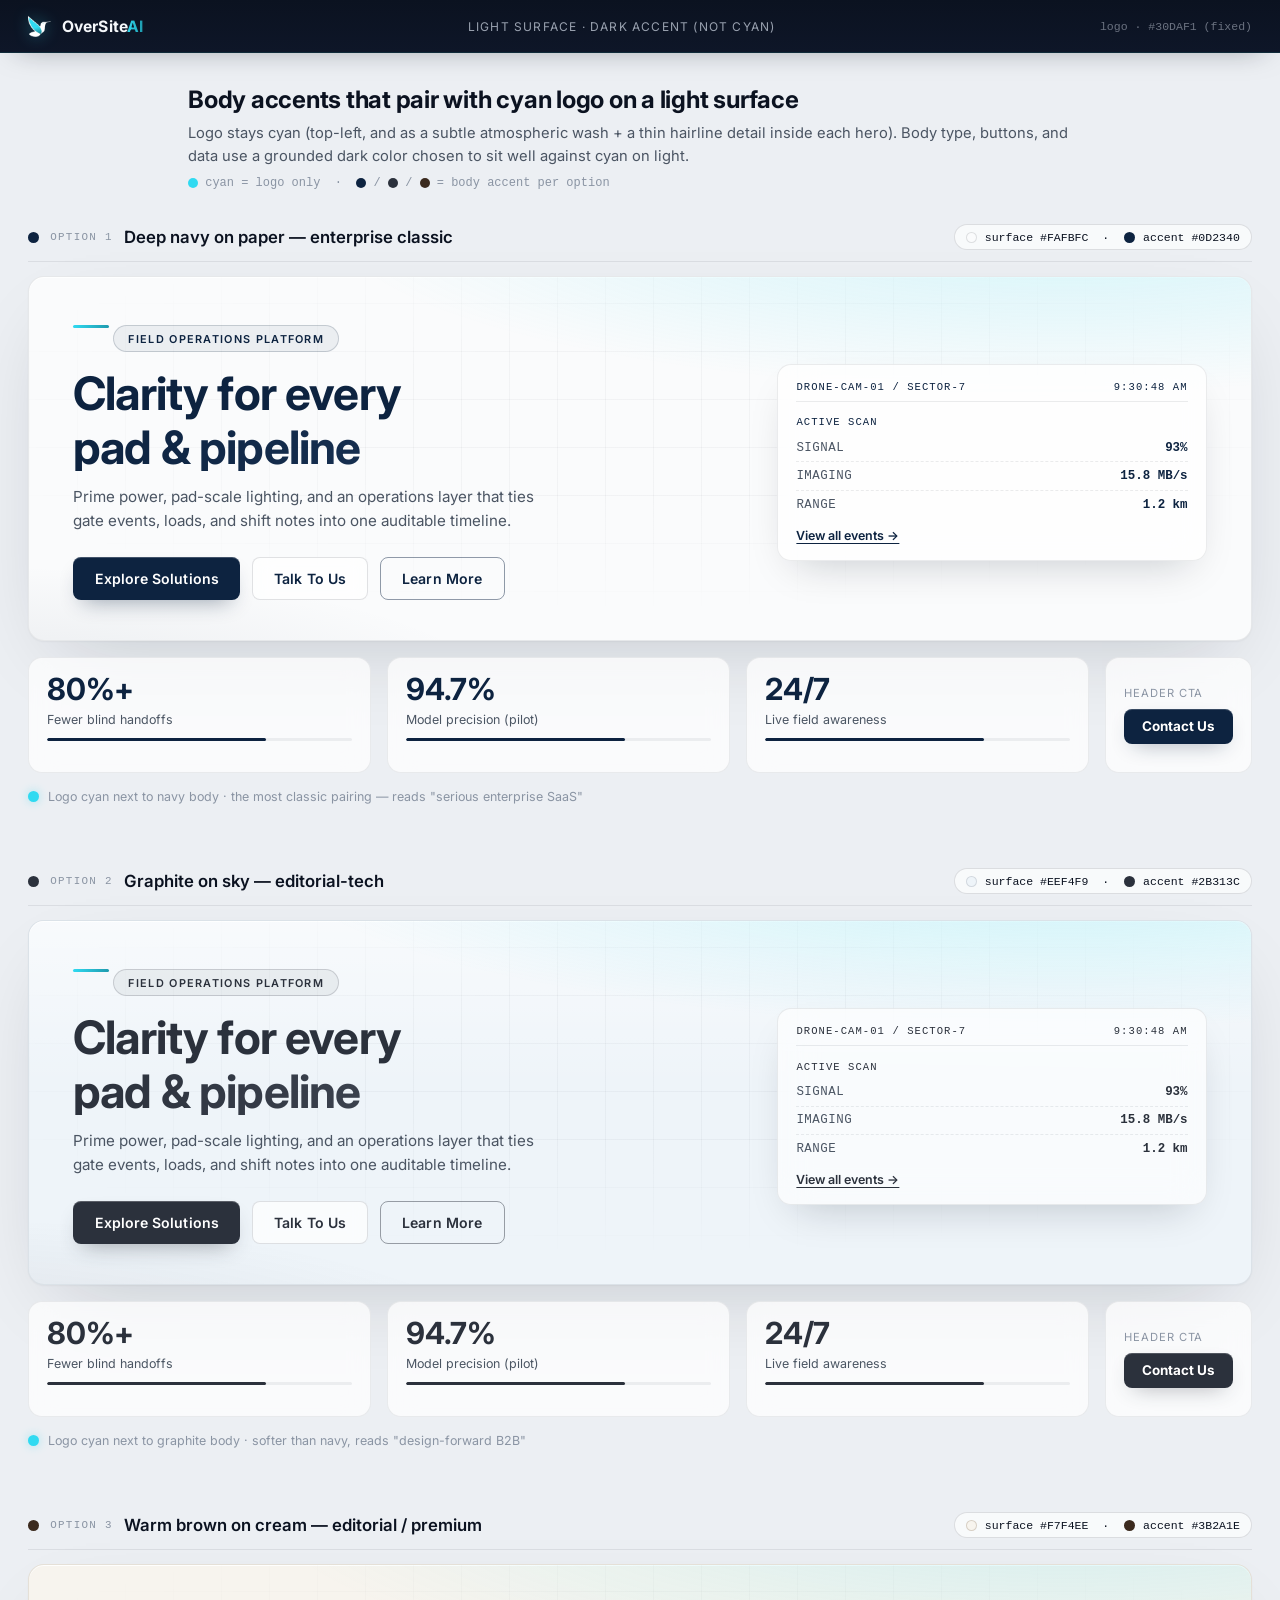
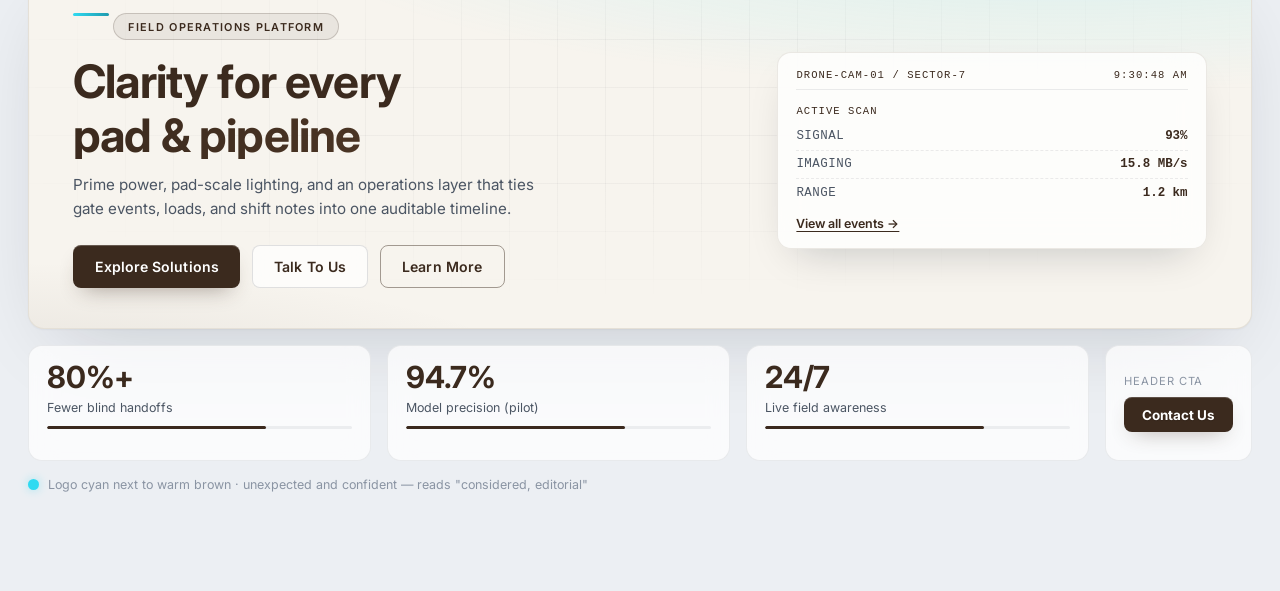
<file: accent-preview.html>
<!DOCTYPE html>
<html lang="en">
<head>
  <meta charset="UTF-8" />
  <meta name="viewport" content="width=device-width, initial-scale=1" />
  <title>Light surface + dark accent — OverSite AI</title>
  <link rel="preconnect" href="https://fonts.googleapis.com">
  <link rel="preconnect" href="https://fonts.gstatic.com" crossorigin>
  <link href="https://fonts.googleapis.com/css2?family=Inter:wght@400;500;600;700&display=swap" rel="stylesheet">
  <style>
    :root {
      --Logo: #30DAF1;
      --Logo-Deep: #1E9AAE;
      --Mute: #4B5563;
      --Fog: #8A94A3;
    }
    * { box-sizing: border-box; }
    html, body {
      margin: 0; padding: 0;
      font-family: 'Inter', -apple-system, system-ui, Roboto, Helvetica, sans-serif;
      color: #0B1220;
      background: #ECEFF3;
      -webkit-font-smoothing: antialiased;
      text-rendering: optimizeLegibility;
    }

    /* ============ top bar (dark, anchors the page) ============ */
    .top-bar {
      display: flex; align-items: center; justify-content: space-between;
      padding: 0.95rem 1.75rem;
      background: linear-gradient(180deg, #0B1220 0%, #0E1628 100%);
      border-bottom: 1px solid rgba(48,218,241,0.12);
      box-shadow: 0 10px 30px -18px rgba(11,18,32,0.55);
      position: sticky; top: 0; z-index: 10;
    }
    .brand { display: flex; align-items: center; gap: 0.65rem; }
    .brand img { height: 22px; width: auto; filter: drop-shadow(0 0 8px rgba(48,218,241,0.35)); }
    .brand .name { font-weight: 700; font-size: 0.98rem; letter-spacing: 0.01em; color: #F5F7FA; }
    .brand .ai {
      background: linear-gradient(90deg, var(--Logo) 0%, var(--Logo-Deep) 100%);
      -webkit-background-clip: text; background-clip: text; color: transparent;
    }
    .top-bar .title { font-size: 0.75rem; color: #99A1AF; letter-spacing: 0.1em; text-transform: uppercase; }
    .top-bar .meta { font-family: ui-monospace, SFMono-Regular, Menlo, monospace; font-size: 0.72rem; color: #6B7280; }

    .page-intro { max-width: 960px; margin: 2rem auto 1rem; padding: 0 1.75rem; }
    .page-intro h1 { margin: 0 0 0.5rem; font-size: 1.5rem; font-weight: 700; letter-spacing: -0.01em; }
    .page-intro p { margin: 0; font-size: 0.92rem; color: var(--Mute); line-height: 1.55; }
    .page-intro .key {
      display: inline-flex; align-items: center; gap: 0.45rem;
      font-family: ui-monospace, SFMono-Regular, Menlo, monospace; font-size: 0.75rem;
      color: var(--Fog); margin-top: 0.5rem;
    }
    .page-intro .key .sw { width: 10px; height: 10px; border-radius: 999px; display: inline-block; }

    /* ============ option block ============ */
    .option { margin: 2rem auto 0; max-width: 1280px; padding: 0 1.75rem 2rem; }
    .option-label {
      display: flex; align-items: center; justify-content: space-between;
      margin-bottom: 0.9rem; padding-bottom: 0.65rem;
      border-bottom: 1px solid rgba(11,18,32,0.08);
    }
    .option-label .left { display:flex; align-items:center; gap:0.7rem; }
    .option-label .tag {
      font-family: ui-monospace, SFMono-Regular, Menlo, monospace;
      font-size: 0.68rem; letter-spacing: 0.12em; text-transform: uppercase; color: var(--Fog);
    }
    .option-label h2 { margin: 0; font-size: 1.05rem; font-weight: 600; }
    .option-label .swatches {
      display: inline-flex; align-items: center; gap: 0.5rem;
      padding: 0.35rem 0.7rem; border: 1px solid rgba(11,18,32,0.12);
      border-radius: 999px; font-family: ui-monospace, SFMono-Regular, Menlo, monospace;
      font-size: 0.72rem; background: rgba(255,255,255,0.65);
    }
    .option-label .sw { width: 11px; height: 11px; border-radius: 999px; display: inline-block; }

    /* ============ hero mockup ============ */
    .hero {
      position: relative; border-radius: 16px; overflow: hidden;
      background: var(--surface);
      border: 1px solid var(--hairline);
      isolation: isolate;
      box-shadow:
        0 1px 0 rgba(255,255,255,0.9) inset,
        0 30px 80px -30px rgba(11,18,32,0.18),
        0 1px 2px rgba(11,18,32,0.04);
    }
    /* soft cyan atmospheric wash — keeps logo hue alive in the air, not in text */
    .hero::before {
      content: ""; position: absolute; inset: 0;
      background: var(--wash);
      z-index: 0;
    }
    .hero::after {
      content: ""; position: absolute; inset: 0;
      background:
        repeating-linear-gradient(0deg, rgba(11,18,32,0.035) 0 1px, transparent 1px 48px),
        repeating-linear-gradient(90deg, rgba(11,18,32,0.035) 0 1px, transparent 1px 48px);
      mask-image: radial-gradient(ellipse 80% 70% at 50% 40%, black 30%, transparent 75%);
      z-index: 1; pointer-events: none;
    }
    .hero-inner {
      position: relative; z-index: 2;
      display: grid; grid-template-columns: 1.15fr 1fr; gap: 2rem;
      padding: 3rem 2.75rem 2.5rem;
    }
    @media (max-width: 880px) { .hero-inner { grid-template-columns: 1fr; } }

    /* small cyan hairline detail — a reminder the logo color exists */
    .cyan-rule {
      display: inline-block; width: 36px; height: 3px; border-radius: 999px;
      background: linear-gradient(90deg, var(--Logo) 0%, var(--Logo-Deep) 100%);
      margin-bottom: 0.9rem;
    }

    .eyebrow {
      display: inline-flex; align-self: flex-start;
      padding: 0.35rem 0.9rem; border-radius: 999px;
      font-size: 0.68rem; font-weight: 600; letter-spacing: 0.12em; text-transform: uppercase;
      background: var(--eyebrow-bg);
      color: var(--accent);
      border: 1px solid var(--eyebrow-border);
      margin-bottom: 1.1rem;
    }

    .headline {
      font-size: clamp(2rem, 3.6vw, 3.1rem);
      font-weight: 700; letter-spacing: -0.018em; line-height: 1.02;
      margin: 0 0 0.9rem; color: var(--accent);
    }
    .headline .accent-word {
      display: block; margin-top: 0.15em;
      background: var(--headline-grad);
      -webkit-background-clip: text; background-clip: text; color: transparent;
    }

    .lede { font-size: 0.95rem; line-height: 1.58; color: var(--Mute); max-width: 48ch; margin: 0 0 1.5rem; }

    .btn-row { display: flex; flex-wrap: wrap; gap: 0.7rem; }
    .btn {
      font-family: inherit; font-size: 0.88rem; font-weight: 600;
      padding: 0.75rem 1.35rem; border-radius: 8px; cursor: pointer;
      letter-spacing: 0.005em;
      transition: transform 0.15s ease, box-shadow 0.15s ease;
    }
    .btn-primary {
      background: var(--accent); color: white; border: none;
      box-shadow: 0 1px 0 rgba(255,255,255,0.22) inset, 0 10px 22px -10px var(--accent-shadow);
    }
    .btn-primary:hover { transform: translateY(-1px); }
    .btn-quiet {
      background: rgba(255,255,255,0.7);
      border: 1px solid rgba(11,18,32,0.12);
      color: var(--accent); backdrop-filter: blur(10px);
    }
    .btn-ghost {
      background: transparent;
      border: 1.5px solid color-mix(in srgb, var(--accent) 45%, transparent);
      color: var(--accent);
    }

    .glass {
      position: relative; align-self: center; justify-self: end;
      width: 100%; max-width: 430px;
      background: var(--glass-bg);
      border: 1px solid var(--glass-border);
      border-radius: 14px; padding: 1rem 1.15rem;
      backdrop-filter: blur(18px) saturate(1.15);
      box-shadow: 0 18px 40px -18px rgba(11,18,32,0.22);
    }
    @media (max-width: 880px) { .glass { justify-self: stretch; max-width: none; } }
    .glass-head {
      display: flex; justify-content: space-between; align-items: center;
      font-family: ui-monospace, SFMono-Regular, Menlo, monospace;
      font-size: 0.66rem; letter-spacing: 0.1em; text-transform: uppercase;
      color: var(--accent);
      padding-bottom: 0.5rem;
      border-bottom: 1px solid rgba(11,18,32,0.08);
    }
    .glass-section {
      font-family: ui-monospace, SFMono-Regular, Menlo, monospace;
      font-size: 0.66rem; letter-spacing: 0.1em; text-transform: uppercase;
      color: var(--accent); margin: 0.9rem 0 0.35rem;
    }
    .glass-row {
      display: grid; grid-template-columns: 1fr auto; gap: 0.5rem;
      font-family: ui-monospace, SFMono-Regular, Menlo, monospace;
      font-size: 0.78rem;
      padding: 0.42rem 0;
      border-bottom: 1px dashed rgba(11,18,32,0.08);
    }
    .glass-row:last-of-type { border-bottom: none; }
    .glass-row .k { color: var(--Mute); letter-spacing: 0.04em; }
    .glass-row .v { color: var(--accent); font-weight: 600; }
    .link { display: inline-block; margin-top: 0.6rem; font-size: 0.78rem; color: var(--accent); text-decoration: underline; text-underline-offset: 3px; font-weight: 600; }

    /* ============ stat row ============ */
    .stat-row {
      margin-top: 1rem;
      display: grid; grid-template-columns: repeat(3, 1fr) auto; gap: 1rem;
    }
    @media (max-width: 880px) { .stat-row { grid-template-columns: 1fr 1fr; } }
    .stat {
      background: rgba(255,255,255,0.72);
      border: 1px solid rgba(11,18,32,0.07);
      border-radius: 14px; padding: 1rem 1.15rem; min-height: 116px;
      backdrop-filter: blur(14px);
    }
    .stat .n {
      font-size: 1.9rem; font-weight: 700; line-height: 1; letter-spacing: -0.01em;
      color: var(--accent);
    }
    .stat .l { font-size: 0.78rem; color: var(--Mute); margin-top: 0.45rem; }
    .stat .bar { margin-top: 0.7rem; height: 3px; background: rgba(11,18,32,0.06); border-radius: 999px; overflow: hidden; }
    .stat .bar i { display: block; height: 100%; width: 72%; background: var(--accent); border-radius: inherit; }

    .contact-cell {
      display: flex; flex-direction: column; justify-content: center; align-items: flex-start; gap: 0.55rem;
      background: rgba(255,255,255,0.72);
      border: 1px solid rgba(11,18,32,0.07);
      border-radius: 14px; padding: 1rem 1.15rem; min-height: 116px;
      backdrop-filter: blur(14px);
    }
    .contact-cell .cap { font-size: 0.7rem; color: var(--Fog); text-transform: uppercase; letter-spacing: 0.08em; }
    .btn-contact {
      font-family: inherit; font-size: 0.84rem; font-weight: 700;
      padding: 0.6rem 1.1rem; border-radius: 8px; border: none; cursor: pointer;
      color: white; background: var(--accent);
      box-shadow: 0 8px 22px -10px var(--accent-shadow), 0 1px 0 rgba(255,255,255,0.18) inset;
      text-shadow: 0 1px 1px rgba(0,0,0,0.15);
    }

    .reference {
      display: flex; align-items: center; gap: 0.55rem; margin-top: 1rem;
      font-size: 0.78rem; color: var(--Fog);
    }
    .reference .logo-dot {
      width: 11px; height: 11px; border-radius: 999px; background: var(--Logo);
      box-shadow: 0 0 10px color-mix(in srgb, var(--Logo) 40%, transparent);
    }

    /* =================================================
       VARIANT TOKENS — logo stays cyan, body accent varies
       ================================================= */

    /* 1. Navy on Paper — enterprise/SaaS classic */
    .navy {
      --surface: #FAFBFC;
      --hairline: rgba(11,18,32,0.08);
      --wash: radial-gradient(ellipse 110% 85% at 85% -15%, rgba(48,218,241,0.20) 0%, transparent 55%),
              radial-gradient(ellipse 80% 65% at -5% 115%, rgba(13,35,64,0.08) 0%, transparent 55%);
      --accent: #0D2340;
      --accent-shadow: rgba(13,35,64,0.45);
      --headline-grad: linear-gradient(90deg, #0D2340 0%, #1E3A5F 100%);
      --eyebrow-bg: rgba(13,35,64,0.06);
      --eyebrow-border: rgba(13,35,64,0.18);
      --glass-bg: rgba(255,255,255,0.72);
      --glass-border: rgba(11,18,32,0.08);
    }

    /* 2. Graphite on Sky — softer, editorial-tech */
    .graphite {
      --surface: #EEF4F9;
      --hairline: rgba(11,18,32,0.08);
      --wash: radial-gradient(ellipse 120% 90% at 85% -20%, rgba(48,218,241,0.26) 0%, transparent 55%),
              radial-gradient(ellipse 90% 70% at -10% 120%, rgba(43,49,60,0.10) 0%, transparent 55%),
              linear-gradient(180deg, rgba(255,255,255,0.6) 0%, transparent 45%);
      --accent: #2B313C;
      --accent-shadow: rgba(43,49,60,0.45);
      --headline-grad: linear-gradient(90deg, #2B313C 0%, #4A515F 100%);
      --eyebrow-bg: rgba(43,49,60,0.06);
      --eyebrow-border: rgba(43,49,60,0.18);
      --glass-bg: rgba(255,255,255,0.65);
      --glass-border: rgba(11,18,32,0.08);
    }

    /* 3. Warm Brown on Cream — editorial/premium; cyan + brown is magazine-design classic */
    .brown {
      --surface: #F7F4EE;
      --hairline: rgba(72,48,12,0.10);
      --wash: radial-gradient(ellipse 120% 90% at 85% -15%, rgba(48,218,241,0.18) 0%, transparent 55%),
              radial-gradient(ellipse 90% 70% at -5% 120%, rgba(59,42,30,0.10) 0%, transparent 55%);
      --accent: #3B2A1E;
      --accent-shadow: rgba(59,42,30,0.45);
      --headline-grad: linear-gradient(90deg, #3B2A1E 0%, #5A3F2B 100%);
      --eyebrow-bg: rgba(59,42,30,0.07);
      --eyebrow-border: rgba(59,42,30,0.20);
      --glass-bg: rgba(255,255,255,0.78);
      --glass-border: rgba(72,48,12,0.10);
    }
  </style>
</head>
<body>
  <div class="top-bar">
    <div class="brand">
      <img src="/images/logo.png" alt="OverSite AI logo" />
      <span class="name">OverSite<span class="ai">AI</span></span>
    </div>
    <div class="title">Light surface · dark accent (not cyan)</div>
    <div class="meta">logo · #30DAF1 (fixed)</div>
  </div>

  <div class="page-intro">
    <h1>Body accents that pair with cyan logo on a light surface</h1>
    <p>Logo stays cyan (top-left, and as a subtle atmospheric wash + a thin hairline detail inside each hero). Body type, buttons, and data use a grounded dark color chosen to sit well against cyan on light.</p>
    <span class="key"><span class="sw" style="background:#30DAF1"></span> cyan = logo only &nbsp;·&nbsp; <span class="sw" style="background:#0D2340"></span>/<span class="sw" style="background:#2B313C"></span>/<span class="sw" style="background:#3B2A1E"></span> = body accent per option</span>
  </div>

  <!-- OPTION 1 — NAVY ON PAPER -->
  <section class="option navy">
    <div class="option-label">
      <div class="left">
        <span class="sw" style="background:#0D2340"></span>
        <span class="tag">Option 1</span>
        <h2>Deep navy on paper — enterprise classic</h2>
      </div>
      <div class="swatches">
        <span class="sw" style="background:#FAFBFC; border:1px solid rgba(11,18,32,0.12);"></span> surface #FAFBFC
        &nbsp;·&nbsp;
        <span class="sw" style="background:#0D2340"></span> accent #0D2340
      </div>
    </div>

    <div class="hero">
      <div class="hero-inner">
        <div>
          <span class="cyan-rule"></span>
          <span class="eyebrow">Field Operations Platform</span>
          <h1 class="headline">Clarity for every <span class="accent-word">pad &amp; pipeline</span></h1>
          <p class="lede">Prime power, pad-scale lighting, and an operations layer that ties gate events, loads, and shift notes into one auditable timeline.</p>
          <div class="btn-row">
            <button class="btn btn-primary">Explore Solutions</button>
            <button class="btn btn-quiet">Talk To Us</button>
            <button class="btn btn-ghost">Learn More</button>
          </div>
        </div>
        <aside class="glass">
          <div class="glass-head"><span>DRONE-CAM-01 / SECTOR-7</span><span>9:30:48 AM</span></div>
          <div class="glass-section">Active Scan</div>
          <div class="glass-row"><span class="k">SIGNAL</span><span class="v">93%</span></div>
          <div class="glass-row"><span class="k">IMAGING</span><span class="v">15.8 MB/s</span></div>
          <div class="glass-row"><span class="k">RANGE</span><span class="v">1.2 km</span></div>
          <a class="link" href="#">View all events →</a>
        </aside>
      </div>
    </div>

    <div class="stat-row">
      <div class="stat"><div class="n">80%+</div><div class="l">Fewer blind handoffs</div><div class="bar"><i></i></div></div>
      <div class="stat"><div class="n">94.7%</div><div class="l">Model precision (pilot)</div><div class="bar"><i></i></div></div>
      <div class="stat"><div class="n">24/7</div><div class="l">Live field awareness</div><div class="bar"><i></i></div></div>
      <div class="contact-cell"><span class="cap">Header CTA</span><button class="btn-contact">Contact Us</button></div>
    </div>

    <div class="reference"><span class="logo-dot"></span>Logo cyan next to navy body · the most classic pairing — reads "serious enterprise SaaS"</div>
  </section>

  <!-- OPTION 2 — GRAPHITE ON SKY -->
  <section class="option graphite">
    <div class="option-label">
      <div class="left">
        <span class="sw" style="background:#2B313C"></span>
        <span class="tag">Option 2</span>
        <h2>Graphite on sky — editorial-tech</h2>
      </div>
      <div class="swatches">
        <span class="sw" style="background:#EEF4F9; border:1px solid rgba(11,18,32,0.12);"></span> surface #EEF4F9
        &nbsp;·&nbsp;
        <span class="sw" style="background:#2B313C"></span> accent #2B313C
      </div>
    </div>

    <div class="hero">
      <div class="hero-inner">
        <div>
          <span class="cyan-rule"></span>
          <span class="eyebrow">Field Operations Platform</span>
          <h1 class="headline">Clarity for every <span class="accent-word">pad &amp; pipeline</span></h1>
          <p class="lede">Prime power, pad-scale lighting, and an operations layer that ties gate events, loads, and shift notes into one auditable timeline.</p>
          <div class="btn-row">
            <button class="btn btn-primary">Explore Solutions</button>
            <button class="btn btn-quiet">Talk To Us</button>
            <button class="btn btn-ghost">Learn More</button>
          </div>
        </div>
        <aside class="glass">
          <div class="glass-head"><span>DRONE-CAM-01 / SECTOR-7</span><span>9:30:48 AM</span></div>
          <div class="glass-section">Active Scan</div>
          <div class="glass-row"><span class="k">SIGNAL</span><span class="v">93%</span></div>
          <div class="glass-row"><span class="k">IMAGING</span><span class="v">15.8 MB/s</span></div>
          <div class="glass-row"><span class="k">RANGE</span><span class="v">1.2 km</span></div>
          <a class="link" href="#">View all events →</a>
        </aside>
      </div>
    </div>

    <div class="stat-row">
      <div class="stat"><div class="n">80%+</div><div class="l">Fewer blind handoffs</div><div class="bar"><i></i></div></div>
      <div class="stat"><div class="n">94.7%</div><div class="l">Model precision (pilot)</div><div class="bar"><i></i></div></div>
      <div class="stat"><div class="n">24/7</div><div class="l">Live field awareness</div><div class="bar"><i></i></div></div>
      <div class="contact-cell"><span class="cap">Header CTA</span><button class="btn-contact">Contact Us</button></div>
    </div>

    <div class="reference"><span class="logo-dot"></span>Logo cyan next to graphite body · softer than navy, reads "design-forward B2B"</div>
  </section>

  <!-- OPTION 3 — WARM BROWN ON CREAM -->
  <section class="option brown">
    <div class="option-label">
      <div class="left">
        <span class="sw" style="background:#3B2A1E"></span>
        <span class="tag">Option 3</span>
        <h2>Warm brown on cream — editorial / premium</h2>
      </div>
      <div class="swatches">
        <span class="sw" style="background:#F7F4EE; border:1px solid rgba(72,48,12,0.18);"></span> surface #F7F4EE
        &nbsp;·&nbsp;
        <span class="sw" style="background:#3B2A1E"></span> accent #3B2A1E
      </div>
    </div>

    <div class="hero">
      <div class="hero-inner">
        <div>
          <span class="cyan-rule"></span>
          <span class="eyebrow">Field Operations Platform</span>
          <h1 class="headline">Clarity for every <span class="accent-word">pad &amp; pipeline</span></h1>
          <p class="lede">Prime power, pad-scale lighting, and an operations layer that ties gate events, loads, and shift notes into one auditable timeline.</p>
          <div class="btn-row">
            <button class="btn btn-primary">Explore Solutions</button>
            <button class="btn btn-quiet">Talk To Us</button>
            <button class="btn btn-ghost">Learn More</button>
          </div>
        </div>
        <aside class="glass">
          <div class="glass-head"><span>DRONE-CAM-01 / SECTOR-7</span><span>9:30:48 AM</span></div>
          <div class="glass-section">Active Scan</div>
          <div class="glass-row"><span class="k">SIGNAL</span><span class="v">93%</span></div>
          <div class="glass-row"><span class="k">IMAGING</span><span class="v">15.8 MB/s</span></div>
          <div class="glass-row"><span class="k">RANGE</span><span class="v">1.2 km</span></div>
          <a class="link" href="#">View all events →</a>
        </aside>
      </div>
    </div>

    <div class="stat-row">
      <div class="stat"><div class="n">80%+</div><div class="l">Fewer blind handoffs</div><div class="bar"><i></i></div></div>
      <div class="stat"><div class="n">94.7%</div><div class="l">Model precision (pilot)</div><div class="bar"><i></i></div></div>
      <div class="stat"><div class="n">24/7</div><div class="l">Live field awareness</div><div class="bar"><i></i></div></div>
      <div class="contact-cell"><span class="cap">Header CTA</span><button class="btn-contact">Contact Us</button></div>
    </div>

    <div class="reference"><span class="logo-dot"></span>Logo cyan next to warm brown · unexpected and confident — reads "considered, editorial"</div>
  </section>

  <div style="height: 4rem;"></div>
</body>
</html>
</file>
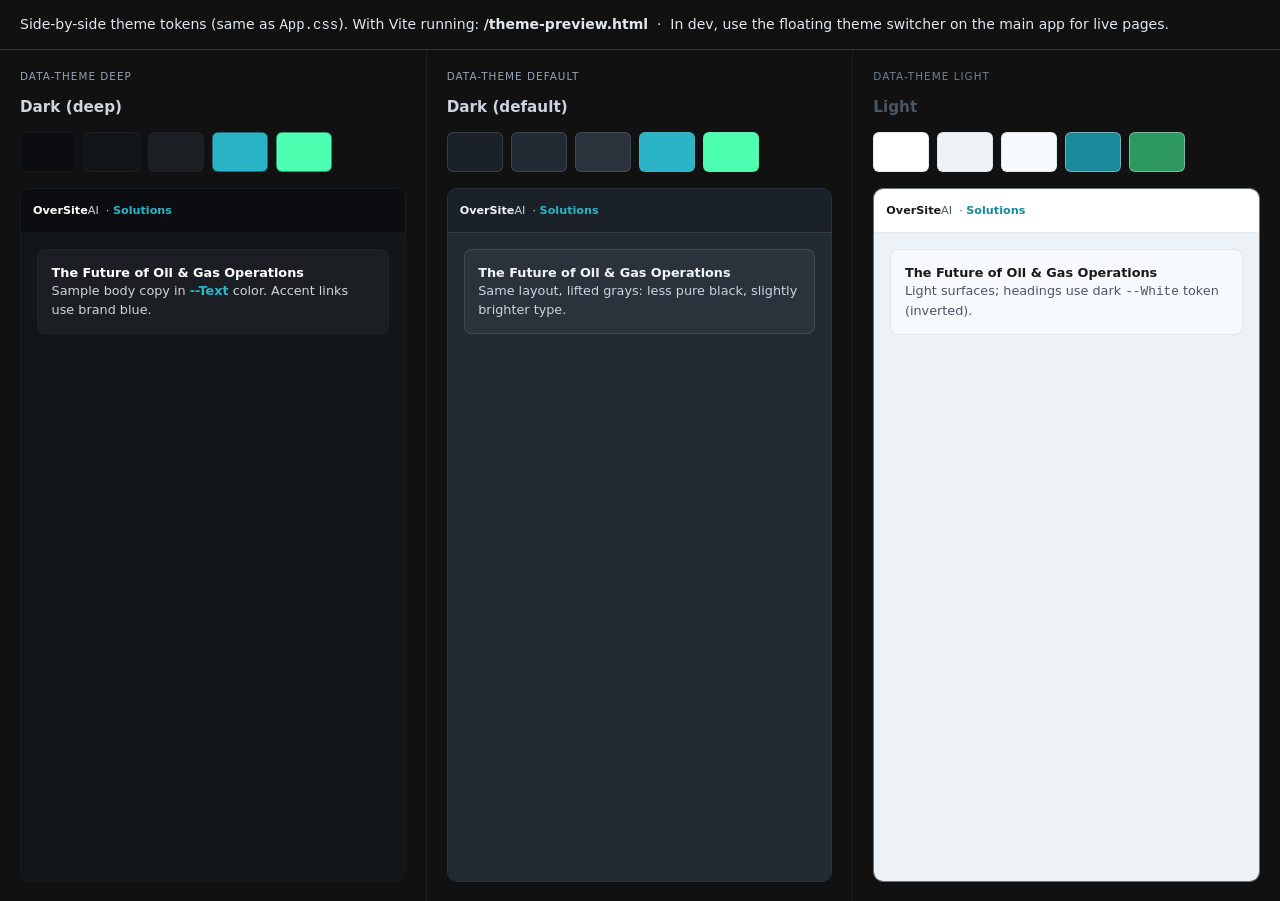
<file: theme-preview.html>
<!DOCTYPE html>
<html lang="en">
<head>
  <meta charset="UTF-8" />
  <meta name="viewport" content="width=device-width, initial-scale=1" />
  <title>Theme preview</title>
  <style>
    * { box-sizing: border-box; }
    body {
      margin: 0;
      font-family: Inter, system-ui, -apple-system, sans-serif;
      background: #111;
      color: #e2e8f0;
    }
    .page-title {
      padding: 1rem 1.25rem;
      font-size: 0.875rem;
      border-bottom: 1px solid #333;
    }
    .grid {
      display: grid;
      grid-template-columns: repeat(3, minmax(0, 1fr));
      min-height: calc(100vh - 48px);
    }
    @media (max-width: 900px) {
      .grid { grid-template-columns: 1fr; }
    }
    .col {
      padding: 1.25rem;
      display: flex;
      flex-direction: column;
      gap: 1rem;
      border-right: 1px solid rgba(255,255,255,0.06);
    }
    .col:last-child { border-right: none; }
    h2 {
      margin: 0;
      font-size: 0.95rem;
      font-weight: 600;
      color: var(--Text);
    }
    .tag {
      font-size: 0.65rem;
      text-transform: uppercase;
      letter-spacing: 0.1em;
      color: var(--Gray);
    }
    .swatches {
      display: flex;
      flex-wrap: wrap;
      gap: 0.5rem;
    }
    .sw {
      width: 3.5rem;
      height: 2.5rem;
      border-radius: 6px;
      border: 1px solid var(--Border);
    }
    .sw span {
      display: block;
      font-size: 0.55rem;
      margin-top: 0.35rem;
      color: var(--Gray);
    }
    .mock-page {
      flex: 1;
      display: flex;
      flex-direction: column;
      border-radius: 10px;
      overflow: hidden;
      border: 1px solid var(--Border);
      min-height: 220px;
    }
    .mock-header {
      height: 2.75rem;
      background: var(--Dark-Base);
      border-bottom: 1px solid var(--Border);
      display: flex;
      align-items: center;
      padding: 0 0.75rem;
      font-size: 0.7rem;
      color: var(--Text);
    }
    .mock-header b { color: var(--White); font-weight: 600; }
    .mock-body {
      flex: 1;
      background: var(--Dark-Secondary);
      padding: 1rem;
    }
    .mock-card {
      background: var(--Dark-BG);
      border: 1px solid var(--Border);
      border-radius: 8px;
      padding: 0.85rem;
      font-size: 0.8rem;
      color: var(--Text);
      line-height: 1.45;
    }
    .mock-card strong { color: var(--White); }
    .mock-accent { color: var(--Blue); font-weight: 600; }

    /* Mirrors src/App.css theme tokens */
    .t-deep {
      --Blue: #2BB4C6;
      --Green: #4DFFB0;
      --Red: #FF3D66;
      --White: #FFF;
      --Text: #D1D5DC;
      --Gray: #99A1AF;
      --Dark-BG: #1B1F23;
      --Dark-Secondary: #131619;
      --Dark-Base: #0B0D10;
      --Border: rgba(30, 41, 57, 0.50);
    }
    .t-default {
      --Blue: #2BB4C6;
      --Green: #4DFFB0;
      --Red: #FF3D66;
      --White: #f1f5f9;
      --Text: #cbd5e1;
      --Gray: #94a3b8;
      --Dark-BG: #2a323c;
      --Dark-Secondary: #222a33;
      --Dark-Base: #1a2128;
      --Border: rgba(148, 163, 184, 0.22);
    }
    .t-light {
      --Blue: #1a8a9a;
      --Green: #2d9960;
      --Red: #cc2e52;
      --White: #1a1a1a;
      --Text: #4a5568;
      --Gray: #718096;
      --Dark-BG: #f7fafc;
      --Dark-Secondary: #edf2f7;
      --Dark-Base: #ffffff;
      --Border: rgba(203, 213, 224, 0.50);
    }
  </style>
</head>
<body>
  <div class="page-title">
    Side-by-side theme tokens (same as <code>App.css</code>).
    With Vite running: <strong>/theme-preview.html</strong>
    &nbsp;·&nbsp; In dev, use the floating theme switcher on the main app for live pages.
  </div>
  <div class="grid">
    <section class="col t-deep">
      <div class="tag">data-theme deep</div>
      <h2>Dark (deep)</h2>
      <div class="swatches">
        <div class="sw" style="background: var(--Dark-Base)" title="Base"></div>
        <div class="sw" style="background: var(--Dark-Secondary)" title="Secondary"></div>
        <div class="sw" style="background: var(--Dark-BG)" title="BG"></div>
        <div class="sw" style="background: var(--Blue)" title="Blue"></div>
        <div class="sw" style="background: var(--Green)" title="Green"></div>
      </div>
      <div class="mock-page">
        <div class="mock-header"><b>OverSite</b>AI &nbsp;·&nbsp; <span class="mock-accent">Solutions</span></div>
        <div class="mock-body">
          <div class="mock-card">
            <strong>The Future of Oil &amp; Gas Operations</strong><br />
            Sample body copy in <span class="mock-accent">--Text</span> color. Accent links use brand blue.
          </div>
        </div>
      </div>
    </section>

    <section class="col t-default">
      <div class="tag">data-theme default</div>
      <h2>Dark (default)</h2>
      <div class="swatches">
        <div class="sw" style="background: var(--Dark-Base)"></div>
        <div class="sw" style="background: var(--Dark-Secondary)"></div>
        <div class="sw" style="background: var(--Dark-BG)"></div>
        <div class="sw" style="background: var(--Blue)"></div>
        <div class="sw" style="background: var(--Green)"></div>
      </div>
      <div class="mock-page">
        <div class="mock-header"><b>OverSite</b>AI &nbsp;·&nbsp; <span class="mock-accent">Solutions</span></div>
        <div class="mock-body">
          <div class="mock-card">
            <strong>The Future of Oil &amp; Gas Operations</strong><br />
            Same layout, lifted grays: less pure black, slightly brighter type.
          </div>
        </div>
      </div>
    </section>

    <section class="col t-light">
      <div class="tag">data-theme light</div>
      <h2>Light</h2>
      <div class="swatches">
        <div class="sw" style="background: var(--Dark-Base)"></div>
        <div class="sw" style="background: var(--Dark-Secondary)"></div>
        <div class="sw" style="background: var(--Dark-BG)"></div>
        <div class="sw" style="background: var(--Blue)"></div>
        <div class="sw" style="background: var(--Green)"></div>
      </div>
      <div class="mock-page">
        <div class="mock-header"><b>OverSite</b>AI &nbsp;·&nbsp; <span class="mock-accent">Solutions</span></div>
        <div class="mock-body">
          <div class="mock-card">
            <strong>The Future of Oil &amp; Gas Operations</strong><br />
            Light surfaces; headings use dark <code>--White</code> token (inverted).
          </div>
        </div>
      </div>
    </section>
  </div>
</body>
</html>
</file>
